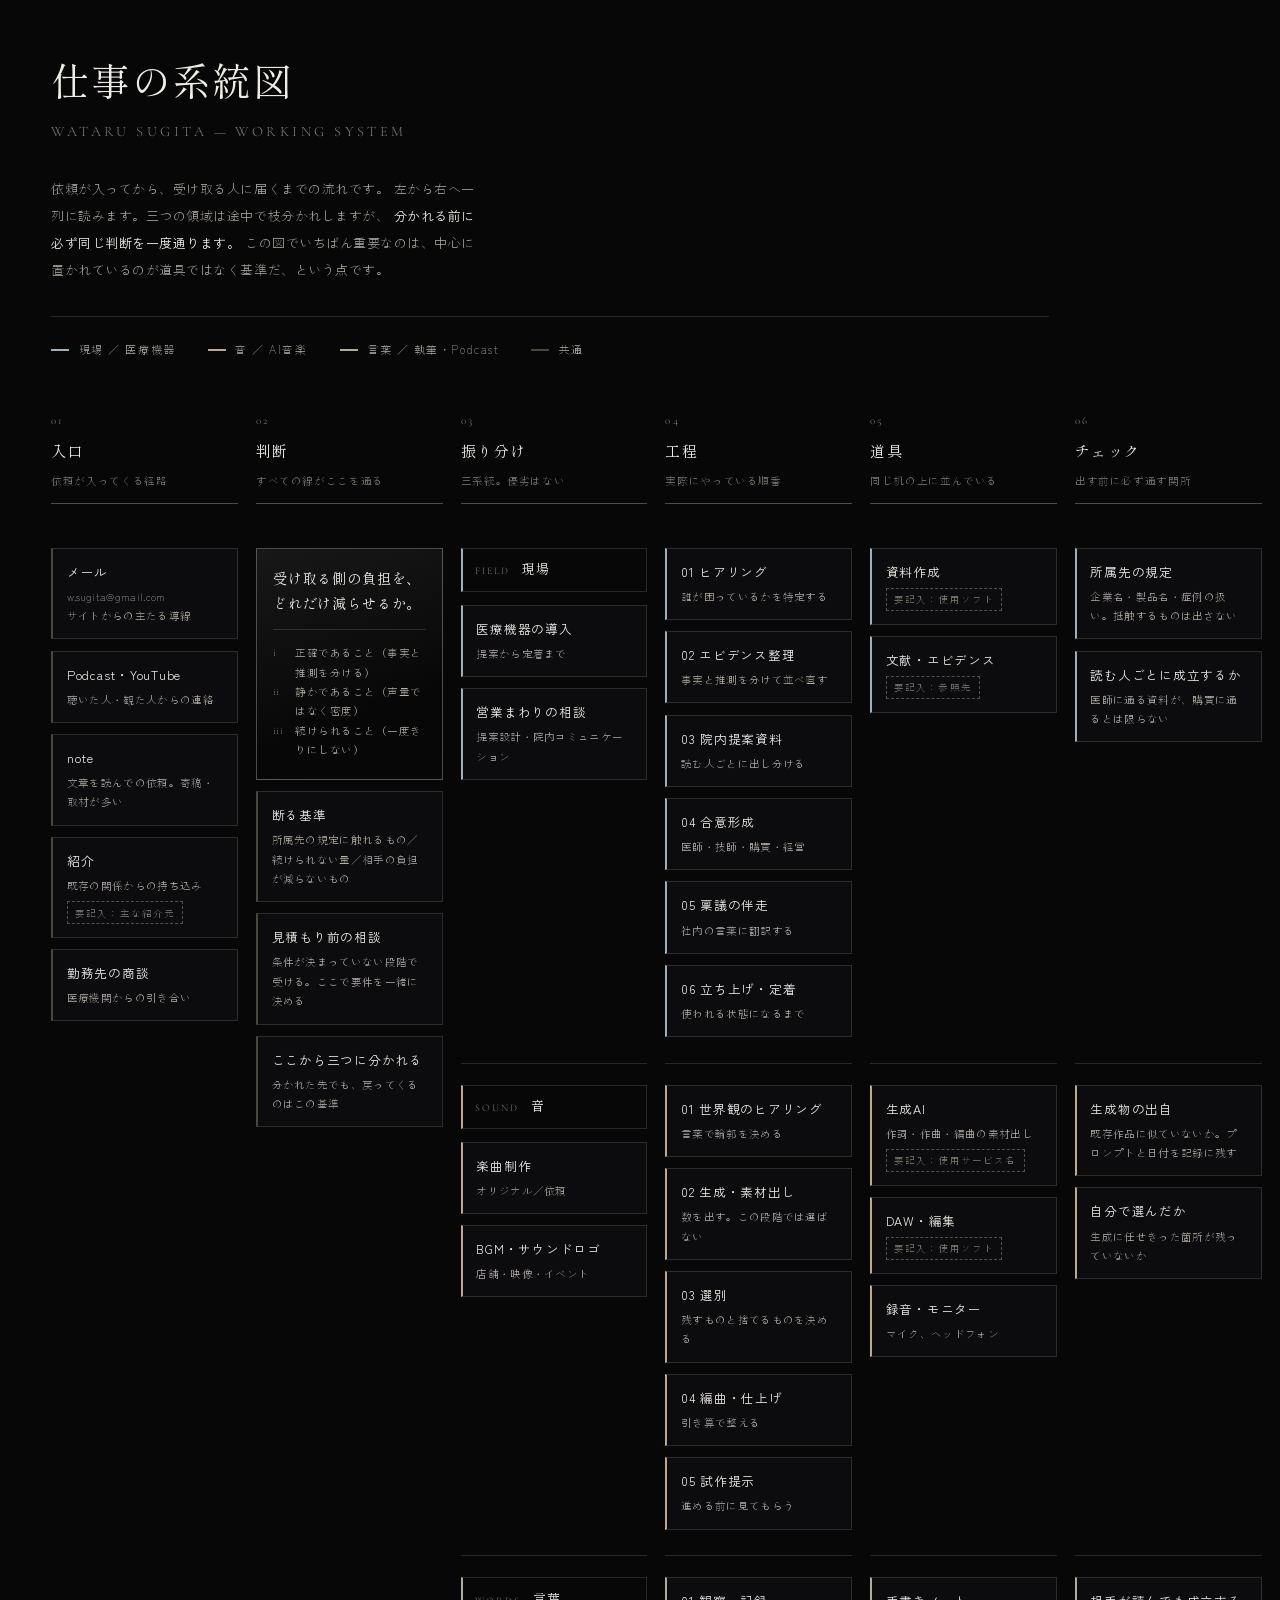
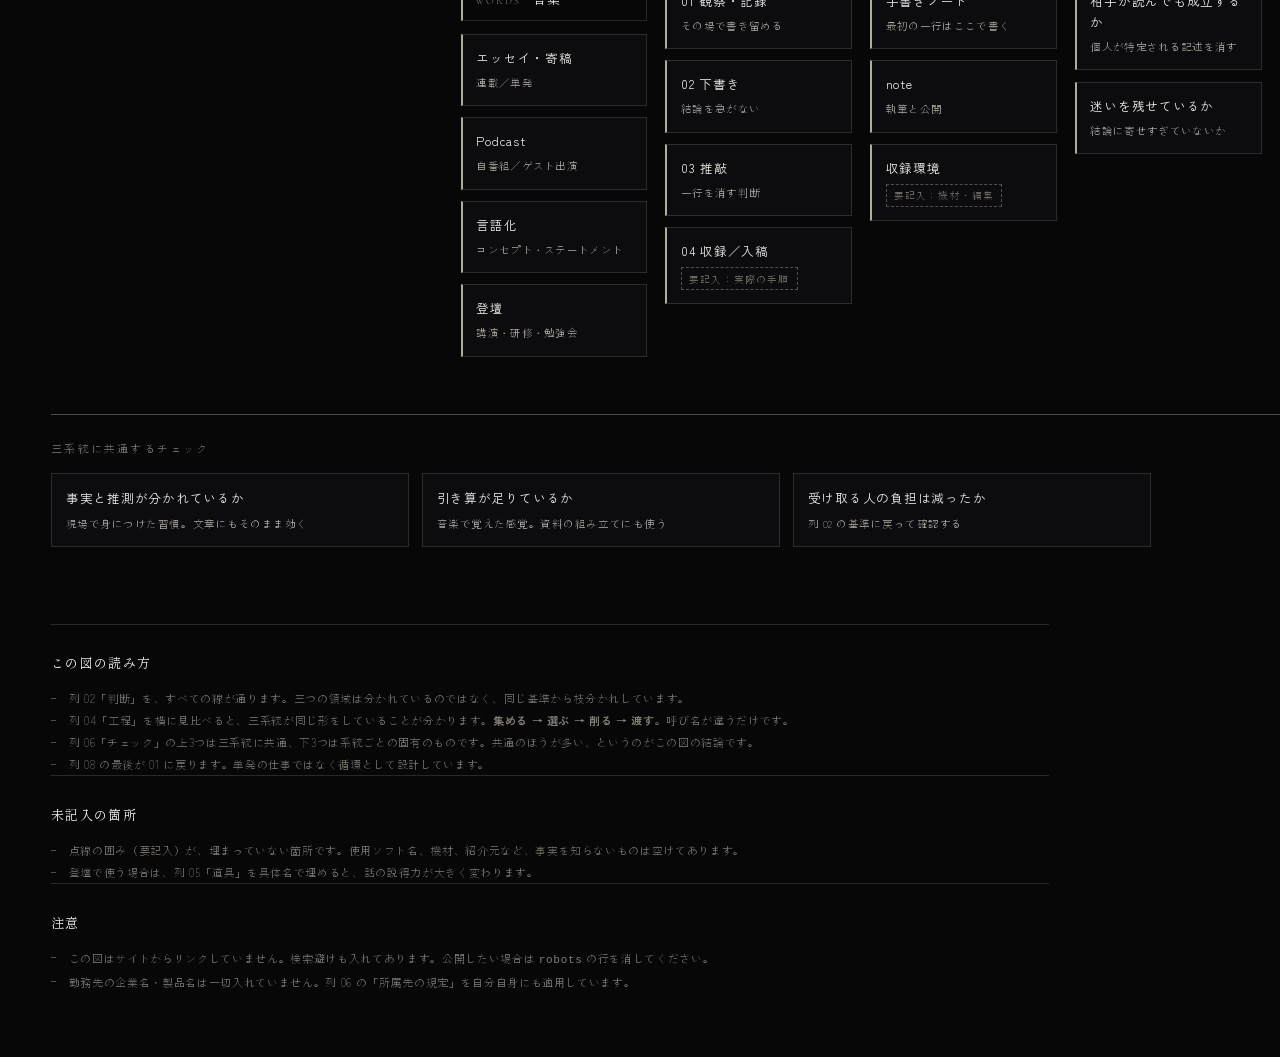
<file: system.html>
<!DOCTYPE html>
<html lang="ja">
<head>
<meta charset="UTF-8">
<meta name="viewport" content="width=device-width, initial-scale=1">

<!--
  ============================================================
  杉田 亘 — 仕事の系統図 / Working System Map
  ------------------------------------------------------------
  用途：登壇資料、取材対応、自分の仕事の棚卸し。
        サイト（index.html）からはリンクしていません。単体で開きます。

  ▼ 読み方
     左から右へ、依頼が入ってから届くまでの流れです。
     中央の「判断」を全部の線が必ず通ります。ここが系統図の肝です。

  ▼ 編集
     [要記入] が、私が事実を知らない箇所です。埋めてください。
     ノードを増やすときは <li class="node"> をコピーするだけです。
     色は :root の3つの変数だけで変わります。

  ▼ 印刷
     Ctrl/Cmd + P → 横向き（Landscape）→ 背景グラフィックを有効に。
  ============================================================
-->

<title>杉田 亘｜仕事の系統図</title>
<meta name="robots" content="noindex, nofollow"><!-- 検索に出さない -->

<link rel="preconnect" href="https://fonts.googleapis.com">
<link rel="preconnect" href="https://fonts.gstatic.com" crossorigin>
<link href="https://fonts.googleapis.com/css2?family=Cormorant+Garamond:wght@300;400&family=Shippori+Mincho:wght@400;500&family=Zen+Kaku+Gothic+New:wght@300;400;500&display=swap" rel="stylesheet">

<style>
:root {
  --ink:      #070708;
  --ink-2:    #0c0c0e;
  --paper:    #efece6;
  --paper-2:  #b6b1a8;
  --paper-3:  #837e75;
  --paper-4:  #4a4740;
  --line:     rgba(239,236,230,0.14);
  --line-2:   rgba(239,236,230,0.30);

  /* 三系統の識別色。彩度は極力落とし、明度差を主にしている。
     サイト本体はモノクロームだが、系統図は読み取りが目的なので
     三つを区別できる最小限の色味だけを許している。 */
  --field:  #9fb0bd;   /* 現場：冷たい灰青 */
  --sound:  #bda98f;   /* 音：温かい灰褐 */
  --words:  #a9b09c;   /* 言葉：くすんだ灰緑 */

  --serif-en: "Cormorant Garamond", serif;
  --serif-jp: "Shippori Mincho", "Hiragino Mincho ProN", "Yu Mincho", serif;
  --sans-jp:  "Zen Kaku Gothic New", "Hiragino Sans", "Noto Sans JP", sans-serif;
}

*, *::before, *::after { box-sizing: border-box; }

body {
  margin: 0;
  background: var(--ink);
  color: var(--paper);
  font-family: var(--sans-jp);
  font-weight: 300;
  font-size: 13px;
  line-height: 1.9;
  letter-spacing: 0.04em;
  -webkit-font-smoothing: antialiased;
}

h1, h2, h3, h4 { margin: 0; font-weight: 400; }
p, ul, ol { margin: 0; padding: 0; }
li { list-style: none; }

/* ── 見出し ─────────────────────────────────────────────── */
.head {
  padding: clamp(2rem, 4vw, 3.5rem) clamp(1.5rem, 4vw, 3.5rem) 0;
  max-width: 1100px;
}
.head__title {
  font-family: var(--serif-jp);
  font-size: clamp(1.6rem, 3.4vw, 2.4rem);
  letter-spacing: 0.06em;
  line-height: 1.5;
}
.head__sub {
  margin-top: 0.6rem;
  font-family: var(--serif-en);
  font-size: 0.9rem;
  letter-spacing: 0.24em;
  text-transform: uppercase;
  color: var(--paper-3);
}
.head__lead {
  margin-top: 1.8rem;
  color: var(--paper-2);
  line-height: 2.1;
  max-width: 62ch;
}
.head__lead strong { font-weight: 400; color: var(--paper); }

/* 凡例 */
.legend {
  display: flex; flex-wrap: wrap; gap: 0.6rem 2rem;
  margin-top: 2rem;
  padding-top: 1.4rem;
  border-top: 1px solid var(--line);
  font-size: 11px;
  letter-spacing: 0.14em;
  color: var(--paper-2);
}
.legend span { display: flex; align-items: center; gap: 0.6rem; }
.legend i {
  width: 18px; height: 2px; display: block;
  background: var(--paper-4);
}
.legend .f i { background: var(--field); }
.legend .s i { background: var(--sound); }
.legend .w i { background: var(--words); }

/* ── 図版本体：横スクロールする一枚もの ─────────────────── */
.board {
  margin-top: clamp(2rem, 4vw, 3.5rem);
  padding: 0 clamp(1.5rem, 4vw, 3.5rem) clamp(3rem, 6vw, 5rem);
  overflow-x: auto;
  overflow-y: hidden;
}
/* 横＝系統、縦＝工程 の格子。
   列ごとに縦積みすると列の高さがばらけて読めなくなるため、
   三系統を行として揃え、どの工程がどの系統かを縦横で特定できるようにしている。 */
.flow {
  display: grid;
  grid-template-columns: repeat(8, minmax(186px, 1fr));
  gap: 0 clamp(0.8rem, 1.4vw, 1.5rem);
  min-width: 1620px;      /* これ以下では横スクロールさせる */
  align-items: start;
}

/* 格子の位置は自動配置に任せず、すべて明示する。
   自動配置だと行をまたぐセルの直後から列がずれる。 */
.c1 { grid-column: 1; } .c2 { grid-column: 2; } .c3 { grid-column: 3; } .c4 { grid-column: 4; }
.c5 { grid-column: 5; } .c6 { grid-column: 6; } .c7 { grid-column: 7; } .c8 { grid-column: 8; }
.r2 { grid-row: 2; } .r3 { grid-row: 3; } .r4 { grid-row: 4; }

/* 行をまたぐセル（入口・判断・届け先） */
.span3 { grid-row: 2 / span 3; }

/* 行の区切り。囲まず、横一本の罫で系統を分ける */
.row-f, .row-s, .row-w { padding-top: 1.3rem; padding-bottom: 1.6rem; }
.row-s, .row-w { border-top: 1px solid var(--line); }
.span3 { padding-top: 1.3rem; }

/* 行の見出し（振り分け列の先頭） */
.rowlabel {
  display: flex; align-items: baseline; gap: 0.7rem;
  padding: 0.55rem 0.8rem;
  margin-bottom: 0.8rem;
  border: 1px solid var(--line);
  font-family: var(--serif-jp);
  font-size: 13px;
  letter-spacing: 0.1em;
}
.rowlabel em {
  font-style: normal;
  font-family: var(--serif-en);
  font-size: 10px;
  letter-spacing: 0.2em;
  text-transform: uppercase;
  color: var(--paper-3);
}
.rowlabel.f { border-left: 2px solid var(--field); }
.rowlabel.s { border-left: 2px solid var(--sound); }
.rowlabel.w { border-left: 2px solid var(--words); }

/* 列見出し */
.col__head {
  padding-bottom: 0.8rem;
  margin-bottom: 1.4rem;
  border-bottom: 1px solid var(--line-2);
}
.col__no {
  font-family: var(--serif-en);
  font-size: 11px;
  letter-spacing: 0.2em;
  color: var(--paper-3);
}
.col__name {
  margin-top: 0.3rem;
  font-family: var(--serif-jp);
  font-size: 15px;
  letter-spacing: 0.1em;
}
.col__note {
  margin-top: 0.4rem;
  font-size: 10.5px;
  line-height: 1.8;
  color: var(--paper-3);
  letter-spacing: 0.06em;
}

/* ノード */
.stack { display: flex; flex-direction: column; gap: 0.7rem; }

.node {
  position: relative;
  padding: 0.75rem 0.85rem 0.8rem;
  border: 1px solid var(--line);
  border-left-width: 2px;
  border-left-color: var(--paper-4);
  background: var(--ink-2);
}
.node h4 {
  font-size: 12.5px;
  letter-spacing: 0.06em;
  line-height: 1.7;
}
.node p {
  margin-top: 0.3rem;
  font-size: 10.5px;
  line-height: 1.85;
  color: var(--paper-2);
  letter-spacing: 0.03em;
}

/* 系統ごとの左罫 */
.node.f { border-left-color: var(--field); }
.node.s { border-left-color: var(--sound); }
.node.w { border-left-color: var(--words); }

/* 未記入の印。埋め忘れを目で拾えるようにする */
.todo {
  display: inline-block;
  margin-top: 0.35rem;
  padding: 0.1rem 0.45rem;
  border: 1px dashed var(--line-2);
  font-size: 9.5px;
  letter-spacing: 0.12em;
  color: var(--paper-3);
}

/* 中心の判断ノード。ここだけ扱いを変える */
.node--core {
  border: 1px solid var(--line-2);
  border-left-width: 1px;
  background: linear-gradient(160deg, rgba(239,236,230,0.07), transparent 70%);
  padding: 1.1rem 1rem 1.2rem;
}
.node--core h4 {
  font-family: var(--serif-jp);
  font-size: 14px;
  line-height: 1.8;
}
.node--core .rule {
  margin: 0.8rem 0;
  height: 1px;
  background: var(--line);
}
.node--core ol { counter-reset: c; }
.node--core ol li {
  counter-increment: c;
  display: flex; gap: 0.6rem;
  font-size: 10.5px;
  line-height: 1.85;
  color: var(--paper-2);
}
.node--core ol li::before {
  content: counter(c, lower-roman);
  font-family: var(--serif-en);
  color: var(--paper-3);
  min-width: 1.2em;
}



/* 三系統共通のチェック。格子の外に置き、共通項が多いことを形で示す */
.common {
  min-width: 1620px;
  margin-top: 2rem;
  padding-top: 1.4rem;
  border-top: 1px solid var(--line-2);
}
.common__label {
  font-size: 11px;
  letter-spacing: 0.2em;
  color: var(--paper-3);
  margin-bottom: 0.9rem;
}
.common__list { display: grid; grid-template-columns: repeat(3, minmax(0, 1fr)); gap: 0.8rem; max-width: 1100px; }
.common__list li { padding: 0.75rem 0.85rem; border: 1px solid var(--line); background: var(--ink-2); }
.common__list h4 { font-size: 12.5px; letter-spacing: 0.06em; }
.common__list p { margin-top: 0.3rem; font-size: 10.5px; line-height: 1.85; color: var(--paper-2); }

/* 脚注 */
.foot {
  padding: 0 clamp(1.5rem, 4vw, 3.5rem) clamp(3rem, 6vw, 4rem);
  max-width: 1100px;
  color: var(--paper-3);
  font-size: 11px;
  line-height: 2;
  letter-spacing: 0.06em;
}
.foot h3 {
  font-family: var(--serif-jp);
  font-size: 13px;
  color: var(--paper);
  letter-spacing: 0.1em;
  margin-bottom: 0.7rem;
  padding-top: 1.6rem;
  border-top: 1px solid var(--line);
}
.foot ul li { padding-left: 1.1rem; position: relative; }
.foot ul li::before {
  content: ""; position: absolute; left: 0; top: 0.95em;
  width: 5px; height: 1px; background: var(--line-2);
}

/* 印刷 */
@media print {
  body { background: #fff; color: #111; }
  .node, .branch, .node--core { background: none; border-color: #bbb; }
  .node p, .col__note, .foot, .head__lead { color: #444; }
  .board { overflow: visible; }
  .common { min-width: 0; }
  .flow { min-width: 0; grid-template-columns: repeat(8, 1fr); gap: 0 5px; }
  .row-s, .row-w { border-top-color: #ccc; }
  .head, .foot { max-width: none; }
}
</style>
</head>

<body>

<header class="head">
  <h1 class="head__title">仕事の系統図</h1>
  <p class="head__sub">Wataru Sugita — Working System</p>

  <p class="head__lead">
    依頼が入ってから、受け取る人に届くまでの流れです。
    左から右へ一列に読みます。三つの領域は途中で枝分かれしますが、
    <strong>分かれる前に必ず同じ判断を一度通ります。</strong>
    この図でいちばん重要なのは、中心に置かれているのが道具ではなく基準だ、という点です。
  </p>

  <p class="legend">
    <span class="f"><i></i>現場 ／ 医療機器</span>
    <span class="s"><i></i>音 ／ AI音楽</span>
    <span class="w"><i></i>言葉 ／ 執筆・Podcast</span>
    <span><i></i>共通</span>
  </p>
</header>


<div class="board">
<div class="flow">

  <!-- ══ 行 1：列見出し ════════════════════════════════════ -->
  <div class="col__head"><p class="col__no">01</p><h2 class="col__name">入口</h2><p class="col__note">依頼が入ってくる経路</p></div>
  <div class="col__head"><p class="col__no">02</p><h2 class="col__name">判断</h2><p class="col__note">すべての線がここを通る</p></div>
  <div class="col__head"><p class="col__no">03</p><h2 class="col__name">振り分け</h2><p class="col__note">三系統。優劣はない</p></div>
  <div class="col__head"><p class="col__no">04</p><h2 class="col__name">工程</h2><p class="col__note">実際にやっている順番</p></div>
  <div class="col__head"><p class="col__no">05</p><h2 class="col__name">道具</h2><p class="col__note">同じ机の上に並んでいる</p></div>
  <div class="col__head"><p class="col__no">06</p><h2 class="col__name">チェック</h2><p class="col__note">出す前に必ず通す関所</p></div>
  <div class="col__head"><p class="col__no">07</p><h2 class="col__name">出口</h2><p class="col__note">手を離れる形</p></div>
  <div class="col__head"><p class="col__no">08</p><h2 class="col__name">届け先</h2><p class="col__note">誰の負担が減ったか</p></div>

  <!-- ══ 列 01：入口（三行をまたぐ） ═══════════════════════ -->
  <ul class="stack span3 c1">
    <li class="node"><h4>メール</h4><p>w.sugita@gmail.com<br>サイトからの主たる導線</p></li>
    <li class="node"><h4>Podcast・YouTube</h4><p>聴いた人・観た人からの連絡</p></li>
    <li class="node"><h4>note</h4><p>文章を読んでの依頼。寄稿・取材が多い</p></li>
    <li class="node"><h4>紹介</h4><p>既存の関係からの持ち込み</p><span class="todo">要記入：主な紹介元</span></li>
    <li class="node"><h4>勤務先の商談</h4><p>医療機関からの引き合い</p></li>
  </ul>

  <!-- ══ 列 02：判断（三行をまたぐ。図の中心） ═════════════ -->
  <ul class="stack span3 c2">
    <li class="node node--core">
      <h4>受け取る側の負担を、<br>どれだけ減らせるか。</h4>
      <div class="rule"></div>
      <ol>
        <li>正確であること（事実と推測を分ける）</li>
        <li>静かであること（声量ではなく密度）</li>
        <li>続けられること（一度きりにしない）</li>
      </ol>
    </li>
    <li class="node"><h4>断る基準</h4><p>所属先の規定に触れるもの／続けられない量／相手の負担が減らないもの</p></li>
    <li class="node"><h4>見積もり前の相談</h4><p>条件が決まっていない段階で受ける。ここで要件を一緒に決める</p></li>
    <li class="node"><h4>ここから三つに分かれる</h4><p>分かれた先でも、戻ってくるのはこの基準</p></li>
  </ul>

  <!-- ══ 行 2：FIELD 現場 ══════════════════════════════════ -->
  <div class="row-f c3 r2">
    <div class="rowlabel f"><em>Field</em>現場</div>
    <ul class="stack">
      <li class="node f"><h4>医療機器の導入</h4><p>提案から定着まで</p></li>
      <li class="node f"><h4>営業まわりの相談</h4><p>提案設計・院内コミュニケーション</p></li>
    </ul>
  </div>
  <div class="row-f c4 r2"><ul class="stack">
    <li class="node f"><h4>01 ヒアリング</h4><p>誰が困っているかを特定する</p></li>
    <li class="node f"><h4>02 エビデンス整理</h4><p>事実と推測を分けて並べ直す</p></li>
    <li class="node f"><h4>03 院内提案資料</h4><p>読む人ごとに出し分ける</p></li>
    <li class="node f"><h4>04 合意形成</h4><p>医師・技師・購買・経営</p></li>
    <li class="node f"><h4>05 稟議の伴走</h4><p>社内の言葉に翻訳する</p></li>
    <li class="node f"><h4>06 立ち上げ・定着</h4><p>使われる状態になるまで</p></li>
  </ul></div>
  <div class="row-f c5 r2"><ul class="stack">
    <li class="node f"><h4>資料作成</h4><span class="todo">要記入：使用ソフト</span></li>
    <li class="node f"><h4>文献・エビデンス</h4><span class="todo">要記入：参照先</span></li>
  </ul></div>
  <div class="row-f c6 r2"><ul class="stack">
    <li class="node f"><h4>所属先の規定</h4><p>企業名・製品名・症例の扱い。抵触するものは出さない</p></li>
    <li class="node f"><h4>読む人ごとに成立するか</h4><p>医師に通る資料が、購買に通るとは限らない</p></li>
  </ul></div>
  <div class="row-f c7 r2"><ul class="stack">
    <li class="node f"><h4>提案資料</h4></li>
    <li class="node f"><h4>導入された機器</h4><p>これが本当の成果物</p></li>
    <li class="node f"><h4>運用の手順</h4></li>
  </ul></div>

  <!-- ══ 列 08：届け先（三行をまたぐ） ═════════════════════ -->
  <ul class="stack span3 c8">
    <li class="node f"><h4>医療機関</h4><p>医師・技師・購買・経営。最終的には患者</p></li>
    <li class="node s"><h4>クライアント</h4><p>店舗・ブランド・映像制作</p></li>
    <li class="node s"><h4>リスナー</h4><p>Spotify・YouTube</p></li>
    <li class="node w"><h4>読者</h4><p>note・寄稿媒体</p></li>
    <li class="node w"><h4>主催者・参加者</h4><p>カンファレンス・企業研修</p></li>
    <li class="node"><h4>次の依頼</h4><p>届いた先から 01 に戻る。この循環が実績になる</p></li>
  </ul>

  <!-- ══ 行 3：SOUND 音 ════════════════════════════════════ -->
  <div class="row-s c3 r3">
    <div class="rowlabel s"><em>Sound</em>音</div>
    <ul class="stack">
      <li class="node s"><h4>楽曲制作</h4><p>オリジナル／依頼</p></li>
      <li class="node s"><h4>BGM・サウンドロゴ</h4><p>店舗・映像・イベント</p></li>
    </ul>
  </div>
  <div class="row-s c4 r3"><ul class="stack">
    <li class="node s"><h4>01 世界観のヒアリング</h4><p>言葉で輪郭を決める</p></li>
    <li class="node s"><h4>02 生成・素材出し</h4><p>数を出す。この段階では選ばない</p></li>
    <li class="node s"><h4>03 選別</h4><p>残すものと捨てるものを決める</p></li>
    <li class="node s"><h4>04 編曲・仕上げ</h4><p>引き算で整える</p></li>
    <li class="node s"><h4>05 試作提示</h4><p>進める前に見てもらう</p></li>
  </ul></div>
  <div class="row-s c5 r3"><ul class="stack">
    <li class="node s"><h4>生成AI</h4><p>作詞・作曲・編曲の素材出し</p><span class="todo">要記入：使用サービス名</span></li>
    <li class="node s"><h4>DAW・編集</h4><span class="todo">要記入：使用ソフト</span></li>
    <li class="node s"><h4>録音・モニター</h4><p>マイク、ヘッドフォン</p></li>
  </ul></div>
  <div class="row-s c6 r3"><ul class="stack">
    <li class="node s"><h4>生成物の出自</h4><p>既存作品に似ていないか。プロンプトと日付を記録に残す</p></li>
    <li class="node s"><h4>自分で選んだか</h4><p>生成に任せきった箇所が残っていないか</p></li>
  </ul></div>
  <div class="row-s c7 r3"><ul class="stack">
    <li class="node s"><h4>楽曲</h4><p>配信・納品</p></li>
    <li class="node s"><h4>BGM・サウンドロゴ</h4></li>
  </ul></div>

  <!-- ══ 行 4：WORDS 言葉 ══════════════════════════════════ -->
  <div class="row-w c3 r4">
    <div class="rowlabel w"><em>Words</em>言葉</div>
    <ul class="stack">
      <li class="node w"><h4>エッセイ・寄稿</h4><p>連載／単発</p></li>
      <li class="node w"><h4>Podcast</h4><p>自番組／ゲスト出演</p></li>
      <li class="node w"><h4>言語化</h4><p>コンセプト・ステートメント</p></li>
      <li class="node w"><h4>登壇</h4><p>講演・研修・勉強会</p></li>
    </ul>
  </div>
  <div class="row-w c4 r4"><ul class="stack">
    <li class="node w"><h4>01 観察・記録</h4><p>その場で書き留める</p></li>
    <li class="node w"><h4>02 下書き</h4><p>結論を急がない</p></li>
    <li class="node w"><h4>03 推敲</h4><p>一行を消す判断</p></li>
    <li class="node w"><h4>04 収録／入稿</h4><span class="todo">要記入：実際の手順</span></li>
  </ul></div>
  <div class="row-w c5 r4"><ul class="stack">
    <li class="node w"><h4>手書きノート</h4><p>最初の一行はここで書く</p></li>
    <li class="node w"><h4>note</h4><p>執筆と公開</p></li>
    <li class="node w"><h4>収録環境</h4><span class="todo">要記入：機材・編集</span></li>
  </ul></div>
  <div class="row-w c6 r4"><ul class="stack">
    <li class="node w"><h4>相手が読んでも成立するか</h4><p>個人が特定される記述を消す</p></li>
    <li class="node w"><h4>迷いを残せているか</h4><p>結論に寄せすぎていないか</p></li>
  </ul></div>
  <div class="row-w c7 r4"><ul class="stack">
    <li class="node w"><h4>エッセイ</h4></li>
    <li class="node w"><h4>Podcast の回</h4></li>
    <li class="node w"><h4>登壇の記録</h4></li>
    <li class="node w"><h4>言語化された言葉</h4><p>クライアントが使い続けるもの</p></li>
  </ul></div>

</div>

<!-- 三系統に共通するチェック。行の外に一本だけ置く -->
<div class="common">
  <p class="common__label">三系統に共通するチェック</p>
  <ul class="common__list">
    <li><h4>事実と推測が分かれているか</h4><p>現場で身につけた習慣。文章にもそのまま効く</p></li>
    <li><h4>引き算が足りているか</h4><p>音楽で覚えた感覚。資料の組み立てにも使う</p></li>
    <li><h4>受け取る人の負担は減ったか</h4><p>列 02 の基準に戻って確認する</p></li>
  </ul>
</div>
</div>


<footer class="foot">
  <h3>この図の読み方</h3>
  <ul>
    <li>列 02「判断」を、すべての線が通ります。三つの領域は分かれているのではなく、同じ基準から枝分かれしています。</li>
    <li>列 04「工程」を横に見比べると、三系統が同じ形をしていることが分かります。<strong>集める → 選ぶ → 削る → 渡す</strong>。呼び名が違うだけです。</li>
    <li>列 06「チェック」の上3つは三系統に共通、下3つは系統ごとの固有のものです。共通のほうが多い、というのがこの図の結論です。</li>
    <li>列 08 の最後が 01 に戻ります。単発の仕事ではなく循環として設計しています。</li>
  </ul>

  <h3>未記入の箇所</h3>
  <ul>
    <li>点線の囲み（要記入）が、埋まっていない箇所です。使用ソフト名、機材、紹介元など、事実を知らないものは空けてあります。</li>
    <li>登壇で使う場合は、列 05「道具」を具体名で埋めると、話の説得力が大きく変わります。</li>
  </ul>

  <h3>注意</h3>
  <ul>
    <li>この図はサイトからリンクしていません。検索避けも入れてあります。公開したい場合は <code>robots</code> の行を消してください。</li>
    <li>勤務先の企業名・製品名は一切入れていません。列 06 の「所属先の規定」を自分自身にも適用しています。</li>
  </ul>
</footer>

</body>
</html>
</file>
